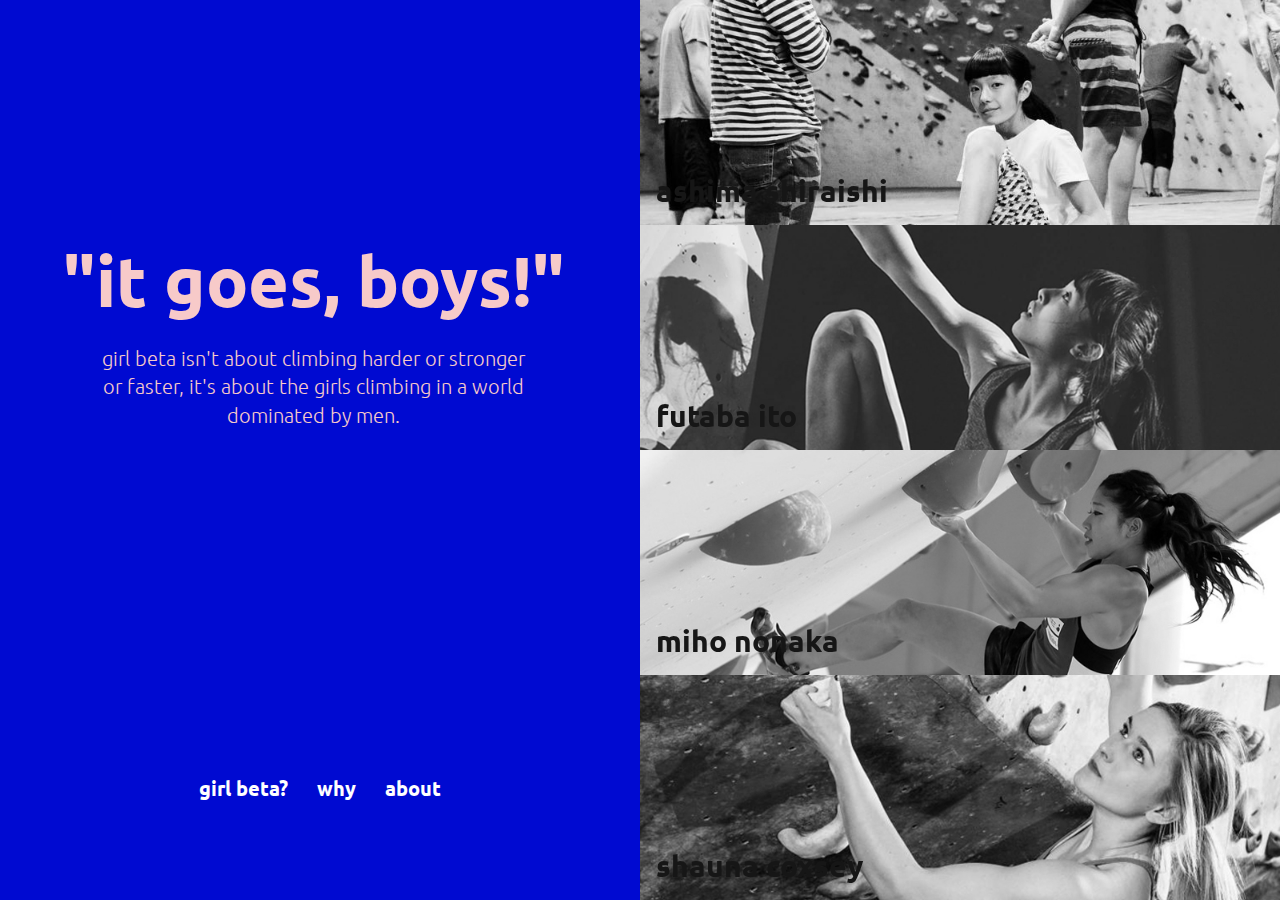
<file: index.html>
<head>
  <title>girl beta</title>
    <link href='css/bootstrap.css' rel='stylesheet'>
    <link rel="stylesheet" media="screen and (min-width: 991px)" href="css/desktop.css">
    <link rel="stylesheet" media="screen and (min-width: 481px)  and (max-width: 990px)" href="css/tablet.css">
    <link rel="stylesheet" media="screen and (max-width: 480px)" href="css/mobile.css">
    <link href="https://fonts.googleapis.com/css?family=Ubuntu" rel="stylesheet">
    <script src="js/jquery-3.3.1.min.js"></script>
    <script src="js/jquery.sticky-kit.min.js"></script>
    <script src="js/stickynav.js"></script>
    <meta name="viewport" content="width=device-width, initial-scale=1.0">
</head>

<body>

      <div class="intro important">
          <div class="text">
            <h1>"it goes, boys!"</h1>
             <p class="intro-text">girl beta isn't about climbing harder or stronger or faster, it's about the girls climbing in a world dominated by men.</p>
             <img id="scroll-arrow" class="mobile-only" src="img/scroll-down.svg" alt="scroll down arrow" height="48 px" width="12 px">
             <br>
             <p id="mobile-intro" class="mobile-only">scroll down</p>
          </div>
       </div>



        <div class="sub-nav important">
          <div class="sub-nav-text-main">
            <center>
              <a class="nav-link" href="...">girl beta?</a>
              <a class="nav-link" href="...">why</a>
              <a class="nav-link" href="...">about</a>
            </center>
          </div>
        </div>


      <div class="less-important">
        <div class="climber-main">
          <div class="climber">
            <div id="ashima">
                <div id="ashima-inside">
                  <h3>ashima shiraishi</h3>
                  <a href="ashima.html">
                    <span class="link-spanner"></span>
                  </a>
                </div>
            </div>
          </div>

          <div class="climber">
            <div id="futaba">
              <div id="futaba-inside">
                <h3 class="climber-title">futaba ito</h3>
                <a href="futaba.html">
                  <span class="link-spanner"></span>
                </a>
              </div>
            </div>
          </div>

          <div class="climber">
            <div id="miho">
              <div id="miho-inside">
                <h3 class="climber-title">miho nonaka</h3>
                <a href="miho.html">
                  <span class="link-spanner"></span>
                </a>
              </div>
            </div>
          </div>

          <div class="climber">
            <div id="shauna">
              <div id="shauna-inside">
                <h3 class="climber-title">shauna coxsey</h3>
                <a href="shauna.html">
                  <span class="link-spanner"></span>
                </a>
              </div>
            </div>
          </div>

          <div class="climber">
            <div id="lynn">
              <div id="lynn-inside">
                <h3>lynn hill</h3>
                <a href="lynn.html">
                  <span class="link-spanner"></span>
                </a>
              </div>
            </div>
          </div>

          <div class="climber">
            <div id="akiyo">
              <div id="akiyo-inside">
                <h3>akiyo noguchi</h3>
                <a href="akiyo.html">
                  <span class="link-spanner"></span>
                </a>
              </div>
            </div>
          </div>

          <div class="climber">
            <div id="janja">
              <div id="janja-inside">
                <h3>janja garnbret</h3>
                <a href="janja.html">
                  <span class="link-spanner"></span>
                </a>
              </div>
            </div>
          </div>

          <div class="climber">
            <div id="jain">
              <div id="jain-inside">
                <h3>jain kim</h3>
                <a href="jain.html">
                  <span class="link-spanner"></span>
                </a>
              </div>
            </div>
          </div>
        </div>
      </div>
</body>
</file>
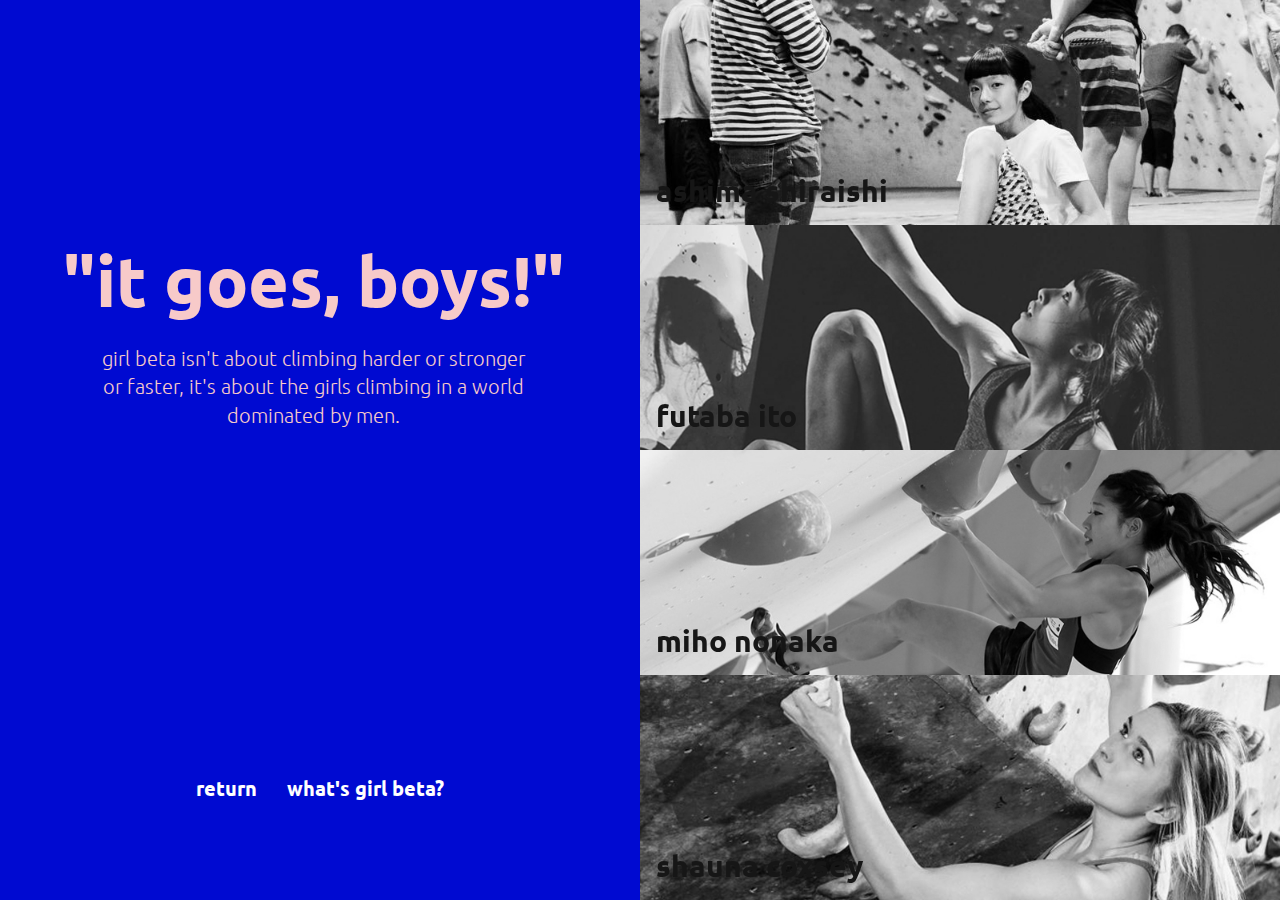
<file: about.html>
<head>
  <title>girl beta</title>
    <link href='css/bootstrap.css' rel='stylesheet'>
    <link rel="stylesheet" media="screen and (min-width: 991px)" href="css/desktop.css">
    <link rel="stylesheet" media="screen and (min-width: 481px)  and (max-width: 990px)" href="css/tablet.css">
    <link rel="stylesheet" media="screen and (max-width: 480px)" href="css/mobile.css">
    <link href="https://fonts.googleapis.com/css?family=Ubuntu" rel="stylesheet">
    <script src="js/jquery-3.3.1.min.js"></script>
    <script src="js/jquery.sticky-kit.min.js"></script>
    <script src="js/stickynav.js"></script>
    <meta name="viewport" content="width=device-width, initial-scale=1.0">
</head>

<body>

      <div class="intro important">
          <div class="text">
            <h1>"it goes, boys!"</h1>
             <p class="intro-text">girl beta isn't about climbing harder or stronger or faster, it's about the girls climbing in a world dominated by men.</p>
             <img id="scroll-arrow" class="mobile-only" src="img/scroll-down.svg" alt="scroll down arrow" height="48 px" width="12 px">
             <br>
             <p id="mobile-intro" class="mobile-only">scroll down</p>
          </div>
       </div>



        <div class="sub-nav important">
          <div class="sub-nav-text-main">
            <center>
              <a class="nav-link" href="index.html">return</a>
              <a class="nav-link" href="what.html">what's girl beta?</a>
            </center>
          </div>
        </div>


      <div class="less-important">
        <div class="climber-main">
          <div class="climber">
            <div id="ashima">
                <div id="ashima-inside">
                  <h3>ashima shiraishi</h3>
                  <a href="ashima.html">
                    <span class="link-spanner"></span>
                  </a>
                </div>
            </div>
          </div>

          <div class="climber">
            <div id="futaba">
              <div id="futaba-inside">
                <h3 class="climber-title">futaba ito</h3>
                <a href="futaba.html">
                  <span class="link-spanner"></span>
                </a>
              </div>
            </div>
          </div>

          <div class="climber">
            <div id="miho">
              <div id="miho-inside">
                <h3 class="climber-title">miho nonaka</h3>
                <a href="miho.html">
                  <span class="link-spanner"></span>
                </a>
              </div>
            </div>
          </div>

          <div class="climber">
            <div id="shauna">
              <div id="shauna-inside">
                <h3 class="climber-title">shauna coxsey</h3>
                <a href="shauna.html">
                  <span class="link-spanner"></span>
                </a>
              </div>
            </div>
          </div>

          <div class="climber">
            <div id="lynn">
              <div id="lynn-inside">
                <h3>lynn hill</h3>
                <a href="lynn.html">
                  <span class="link-spanner"></span>
                </a>
              </div>
            </div>
          </div>

          <div class="climber">
            <div id="akiyo">
              <div id="akiyo-inside">
                <h3>akiyo noguchi</h3>
                <a href="akiyo.html">
                  <span class="link-spanner"></span>
                </a>
              </div>
            </div>
          </div>

          <div class="climber">
            <div id="janja">
              <div id="janja-inside">
                <h3>janja garnbret</h3>
                <a href="janja.html">
                  <span class="link-spanner"></span>
                </a>
              </div>
            </div>
          </div>

          <div class="climber">
            <div id="jain">
              <div id="jain-inside">
                <h3>jain kim</h3>
                <a href="jain.html">
                  <span class="link-spanner"></span>
                </a>
              </div>
            </div>
          </div>
        </div>
      </div>
</body>
</file>
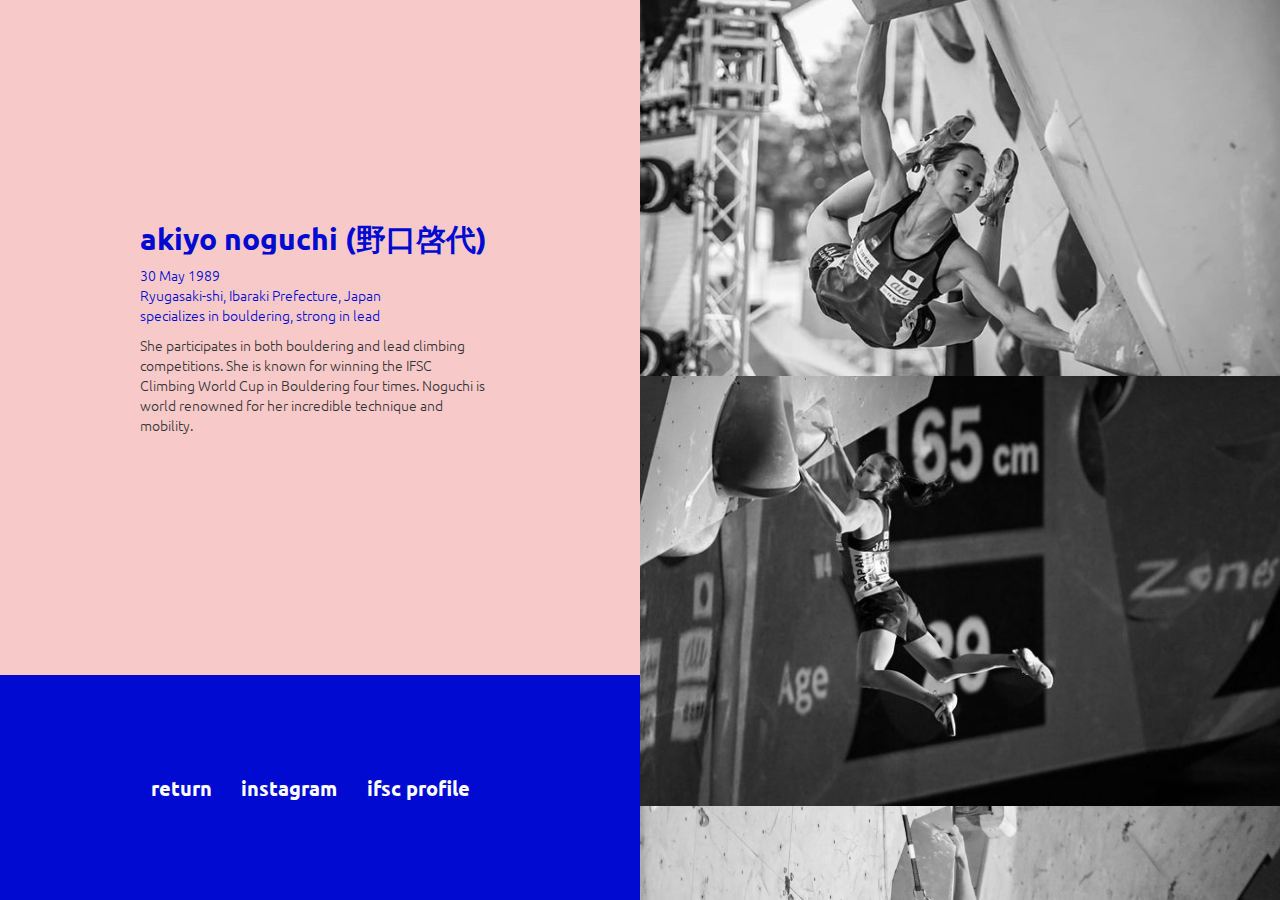
<file: akiyo.html>
<head>
  <title>girl beta</title>
    <link href='css/bootstrap.css' rel='stylesheet'>
    <link rel="stylesheet" media="screen and (min-width: 991px)" href="css/desktop.css">
    <link rel="stylesheet" media="screen and (min-width: 481px)  and (max-width: 990px)" href="css/tablet.css">
    <link rel="stylesheet" media="screen and (max-width: 480px)" href="css/mobile.css">
    <link href="https://fonts.googleapis.com/css?family=Ubuntu" rel="stylesheet">
    <script src="js/jquery-3.3.1.min.js"></script>
    <script src="js/jquery.sticky-kit.min.js"></script>
    <script src="js/stickynav.js"></script>
    <meta name="viewport" content="width=device-width, initial-scale=1.0">
</head>

<body>
          <div class="climber-bio important">
            <div class="text">
              <h4>akiyo noguchi (野口啓代)</h4>
              <small>
                30 May 1989
                <br>
                Ryugasaki-shi, Ibaraki Prefecture, Japan
                <br>
                specializes in bouldering, strong in lead
              </small>
              <br>
              <p>She participates in both bouldering and lead climbing competitions. She is known for winning the IFSC Climbing World Cup in Bouldering four times. Noguchi is world renowned for her incredible technique and mobility.</p>
              <img id="scroll-arrow" class="mobile-only" src="img/scroll-down-dark.svg" alt="scroll down arrow" height="48 px" width="12 px">
              <br>
              <p id="mobile-intro-bio" class="mobile-only">scroll down</p>
            </div>
          </div>


        <div class="important">
          <div class="sub-nav">
            <div class="sub-nav-text">
              <center>
                <a class="nav-link" href="index.html">return</a>
                <a class="nav-link" href="https://www.instagram.com/noguchi_akiyo/">instagram</a>
                <a class="nav-link" href="https://www.ifsc-climbing.org/index.php/component/ifsc/?view=athlete&id=6326">ifsc profile</a>
              </center>
            </div>
          </div>
        </div>

    <div class="less-important">
      <div class="climber-image-holder">
        <img class="myImage" src="img/akiyo/akiyo_1.jpg" alt="placeholder">
        <img class="myImage" src="img/akiyo/akiyo_2.jpg" alt="placeholder">
        <img class="myImage" src="img/akiyo/akiyo_3.jpg" alt="placeholder">
        <img class="myImage" src="img/akiyo.jpg" alt="placeholder">
        <div class="embed-responsive embed-responsive-16by9">
          <iframe class="embed-responsive-item" src="https://www.youtube.com/embed/NS7ZdBS-jW0"></iframe>
        </div>
      </div>
    </div>
</file>
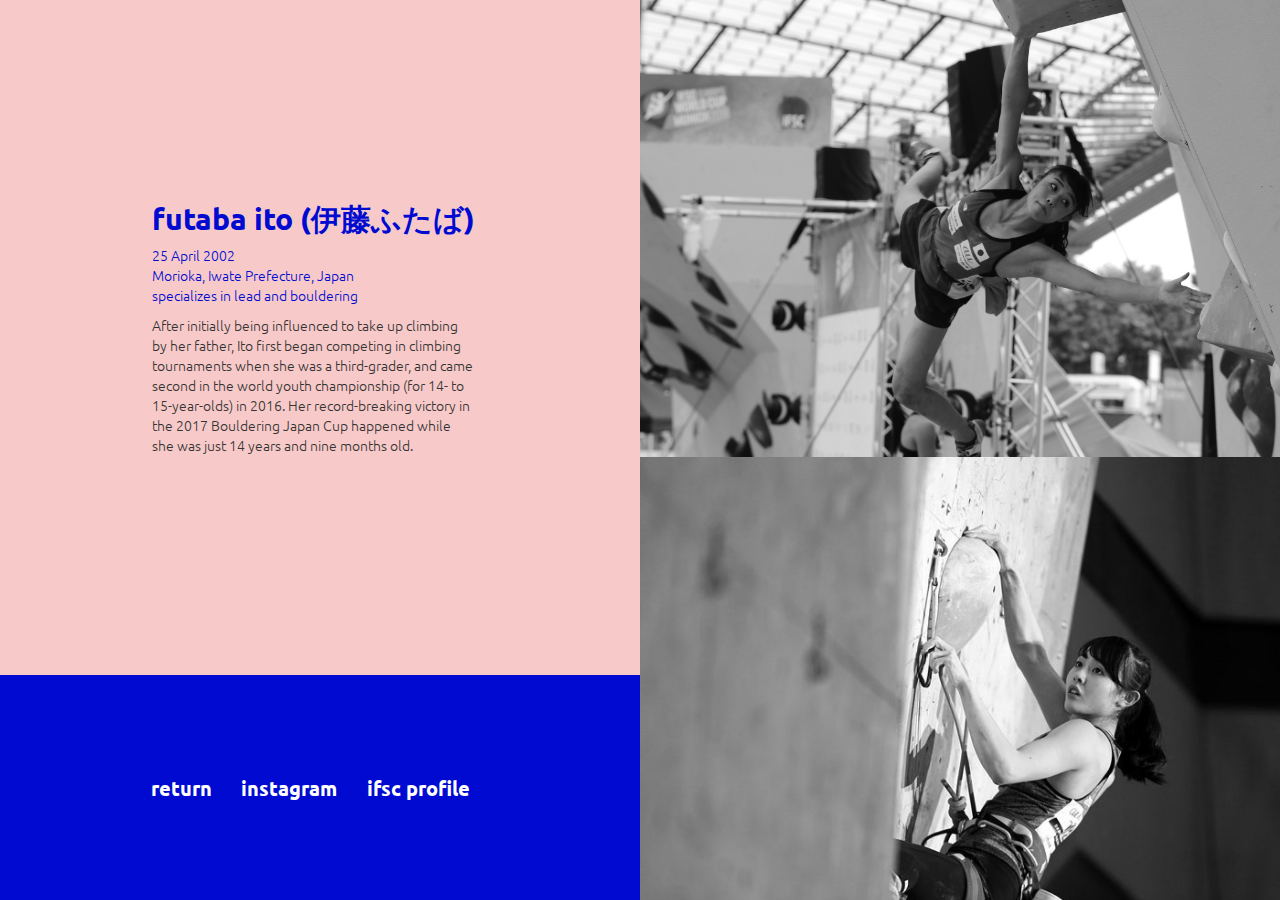
<file: futaba.html>
<head>
  <title>girl beta</title>
    <link href='css/bootstrap.css' rel='stylesheet'>
    <link rel="stylesheet" media="screen and (min-width: 991px)" href="css/desktop.css">
    <link rel="stylesheet" media="screen and (min-width: 481px)  and (max-width: 990px)" href="css/tablet.css">
    <link rel="stylesheet" media="screen and (max-width: 480px)" href="css/mobile.css">
    <link href="https://fonts.googleapis.com/css?family=Ubuntu" rel="stylesheet">
    <script src="js/jquery-3.3.1.min.js"></script>
    <script src="js/jquery.sticky-kit.min.js"></script>
    <script src="js/stickynav.js"></script>
    <meta name="viewport" content="width=device-width, initial-scale=1.0">
</head>

<body>
          <div class="climber-bio important">
            <div class="text">
              <h4>futaba ito (伊藤ふたば︎)</h4>
              <small>
                25 April 2002
                <br>
                Morioka, Iwate Prefecture, Japan
                <br>
                specializes in lead and bouldering
              </small>
              <br>
              <p>After initially being influenced to take up climbing by her father, Ito first began competing in climbing tournaments when she was a third-grader, and came second in the world youth championship (for 14- to 15-year-olds) in 2016. Her record-breaking victory in the 2017 Bouldering Japan Cup happened while she was just 14 years and nine months old.</p>
              <img id="scroll-arrow" class="mobile-only" src="img/scroll-down-dark.svg" alt="scroll down arrow" height="48 px" width="12 px">
              <br>
              <p id="mobile-intro-bio" class="mobile-only">scroll down</p>

            </div>
          </div>

        <div class="important">
          <div class="sub-nav">
            <div class="sub-nav-text">
              <center>
                <a class="nav-link" href="index.html">return</a>
                <a class="nav-link" href="https://www.instagram.com/futaba_ito">instagram</a>
                <a class="nav-link" href="https://www.ifsc-climbing.org/index.php/component/ifsc/?view=athlete&id=60150">ifsc profile</a>
              </center>
            </div>
          </div>
        </div>

    <div class="less-important">
      <div class="climber-image-holder">
        <img class="myImage" src="img/futaba/futaba_1.jpg" alt="placeholder">
        <img class="myImage" src="img/futaba/futaba_4.jpg" alt="placeholder">
        <img class="myImage" src="img/futaba/futaba_2.jpg" alt="placeholder">
        <img class="myImage" src="img/futaba.jpg" alt="placeholder">
        <div class="embed-responsive embed-responsive-16by9">
          <iframe class="embed-responsive-item" src="https://www.youtube.com/embed/5lV06SFPUVc"></iframe>
        </div>
      </div>
    </div>
</file>
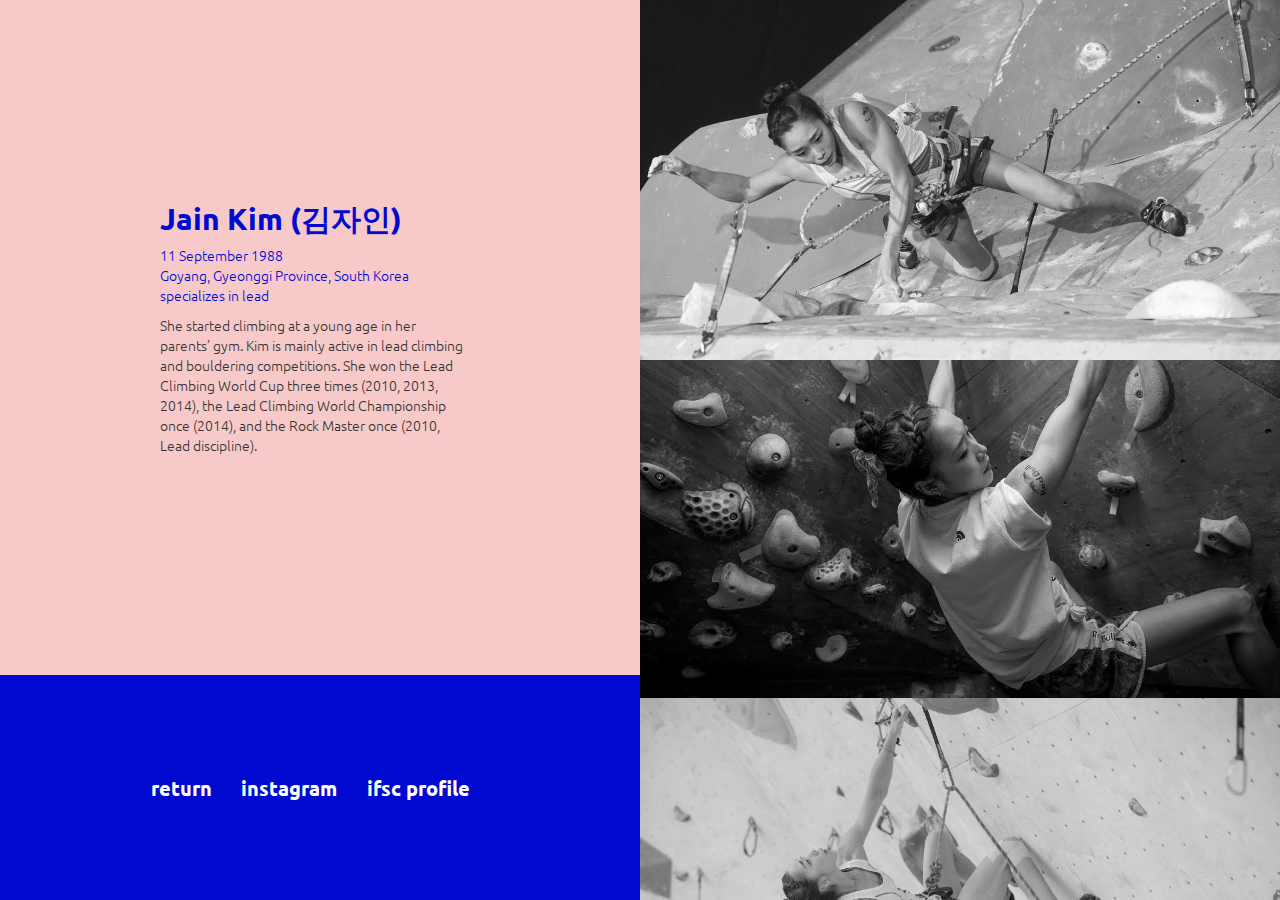
<file: jain.html>
<head>
  <title>girl beta</title>
    <link href='css/bootstrap.css' rel='stylesheet'>
    <link rel="stylesheet" media="screen and (min-width: 991px)" href="css/desktop.css">
    <link rel="stylesheet" media="screen and (min-width: 481px)  and (max-width: 990px)" href="css/tablet.css">
    <link rel="stylesheet" media="screen and (max-width: 480px)" href="css/mobile.css">
    <link href="https://fonts.googleapis.com/css?family=Ubuntu" rel="stylesheet">
    <script src="js/jquery-3.3.1.min.js"></script>
    <script src="js/jquery.sticky-kit.min.js"></script>
    <script src="js/stickynav.js"></script>
    <meta name="viewport" content="width=device-width, initial-scale=1.0">
</head>

<body>
          <div class="climber-bio important">
            <div class="text">
              <h4>Jain Kim (김자인)</h4>
              <small>
                11 September 1988
                <br>
                Goyang, Gyeonggi Province, South Korea
                <br>
                specializes in lead
              </small>
              <br>
              <p>She started climbing at a young age in her parents’ gym. Kim is mainly active in lead climbing and bouldering competitions. She won the Lead Climbing World Cup three times (2010, 2013, 2014), the Lead Climbing World Championship once (2014), and the Rock Master once (2010, Lead discipline).</p>
              <img id="scroll-arrow" class="mobile-only" src="img/scroll-down-dark.svg" alt="scroll down arrow" height="48 px" width="12 px">
              <br>
              <p id="mobile-intro-bio" class="mobile-only">scroll down</p>
            </div>
          </div>

        <div class="important">
          <div class="sub-nav">
            <div class="sub-nav-text">
              <center>
                <a class="nav-link" href="index.html">return</a>
                <a class="nav-link" href="https://www.instagram.com/allezjain">instagram</a>
                <a class="nav-link" href="https://www.ifsc-climbing.org/index.php?option=com_ifsc&view=athlete&id=5983&cat=5">ifsc profile</a>
              </center>
            </div>
          </div>
        </div>

    <div class="less-important">
      <div class="climber-image-holder">
        <img class="myImage" src="img/jain/jain_1.jpg" alt="placeholder">
        <img class="myImage" src="img/jain/jain_2.jpg" alt="placeholder">
        <img class="myImage" src="img/jain/jain_3.jpg" alt="placeholder">
        <img class="myImage" src="img/jain/jain_4.jpg" alt="placeholder">
        <div class="embed-responsive embed-responsive-16by9">
          <iframe class="embed-responsive-item" src="https://www.youtube.com/embed/dEzTMwXfVro"></iframe>
        </div>
      </div>
      </div>
</file>
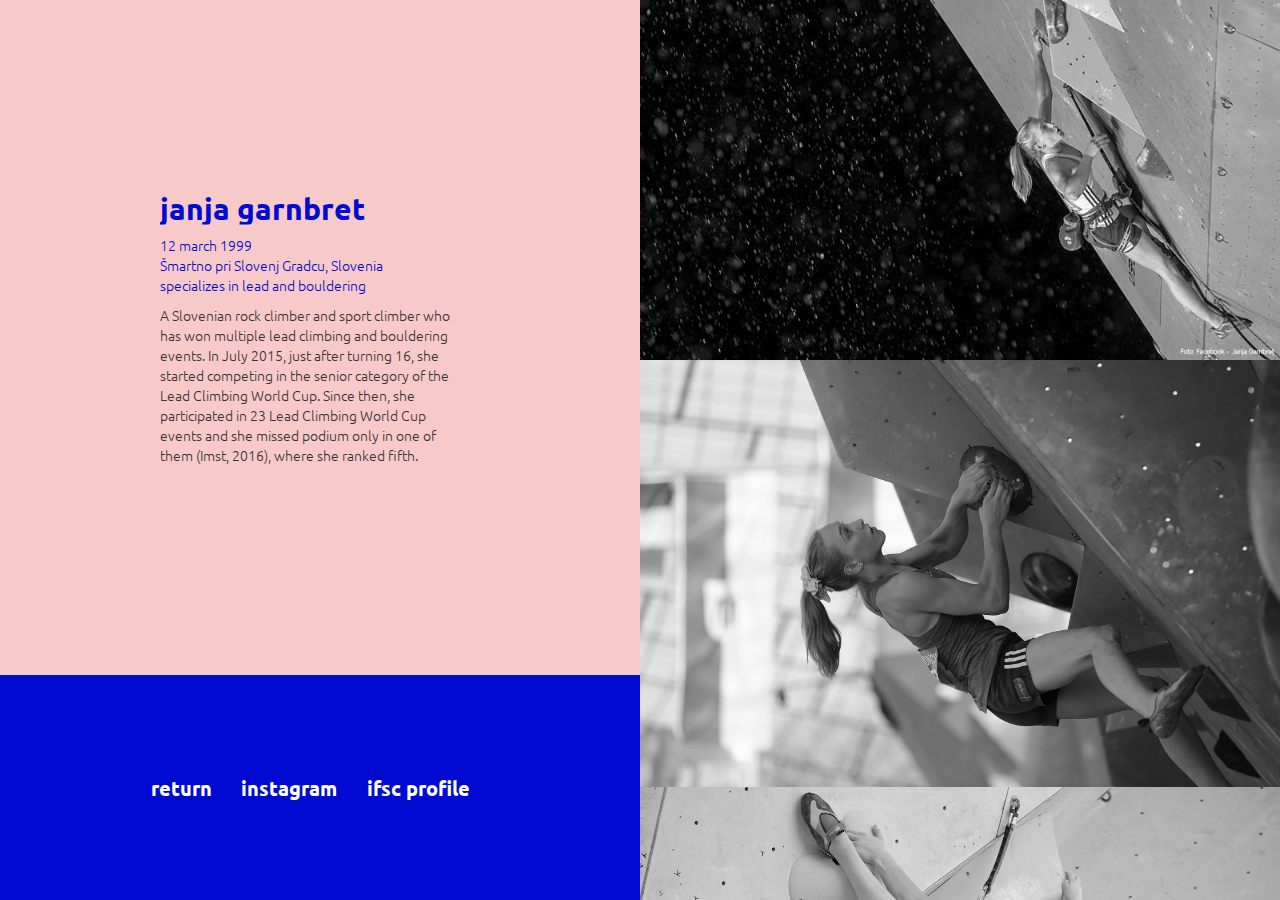
<file: janja.html>
<head>
  <title>girl beta</title>
    <link href='css/bootstrap.css' rel='stylesheet'>
    <link rel="stylesheet" media="screen and (min-width: 991px)" href="css/desktop.css">
    <link rel="stylesheet" media="screen and (min-width: 481px)  and (max-width: 990px)" href="css/tablet.css">
    <link rel="stylesheet" media="screen and (max-width: 480px)" href="css/mobile.css">
    <link href="https://fonts.googleapis.com/css?family=Ubuntu" rel="stylesheet">
    <script src="js/jquery-3.3.1.min.js"></script>
    <script src="js/jquery.sticky-kit.min.js"></script>
    <script src="js/stickynav.js"></script>
    <meta name="viewport" content="width=device-width, initial-scale=1.0">
</head>
<body>
          <div class="climber-bio important">
            <div class="text">
              <h4>janja garnbret</h4>
              <small>
                12 march 1999
                <br>
                Šmartno pri Slovenj Gradcu, Slovenia
                <br>
                specializes in lead and bouldering
              </small>
              <br>
              <p>A Slovenian rock climber and sport climber who has won multiple lead climbing and bouldering events. In July 2015, just after turning 16, she started competing in the senior category of the Lead Climbing World Cup. Since then, she participated in 23 Lead Climbing World Cup events and she missed podium only in one of them (Imst, 2016), where she ranked fifth.</p>
              <img id="scroll-arrow" class="mobile-only" src="img/scroll-down-dark.svg" alt="scroll down arrow" height="48 px" width="12 px">
              <br>
              <p id="mobile-intro-bio" class="mobile-only">scroll down</p>
            </div>
          </div>

        <div class="important">
          <div class="sub-nav">
            <div class="sub-nav-text">
              <center>
                <a class="nav-link" href="index.html">return</a>
                <a class="nav-link" href="https://www.instagram.com/janja_garnbret">instagram</a>
                <a class="nav-link" href="https://www.ifsc-climbing.org/index.php?option=com_ifsc&view=athlete&id=11989&cat=24">ifsc profile</a>
              </center>
            </div>
          </div>
        </div>

    <div class="less-important">
      <div class="climber-image-holder">
        <img class="myImage" src="img/janja/janja_1.jpg" alt="placeholder">
        <img class="myImage" src="img/janja/janja_2.jpg" alt="placeholder">
        <img class="myImage" src="img/janja/janja_3.jpg" alt="placeholder">
        <img class="myImage" src="img/janja/janja_4.jpg" alt="placeholder">
        <div class="embed-responsive embed-responsive-16by9">
          <iframe class="embed-responsive-item" src="https://www.youtube.com/embed/QbGV9zWrFBoaa"></iframe>
        </div>
      </div>
    </div>
</file>
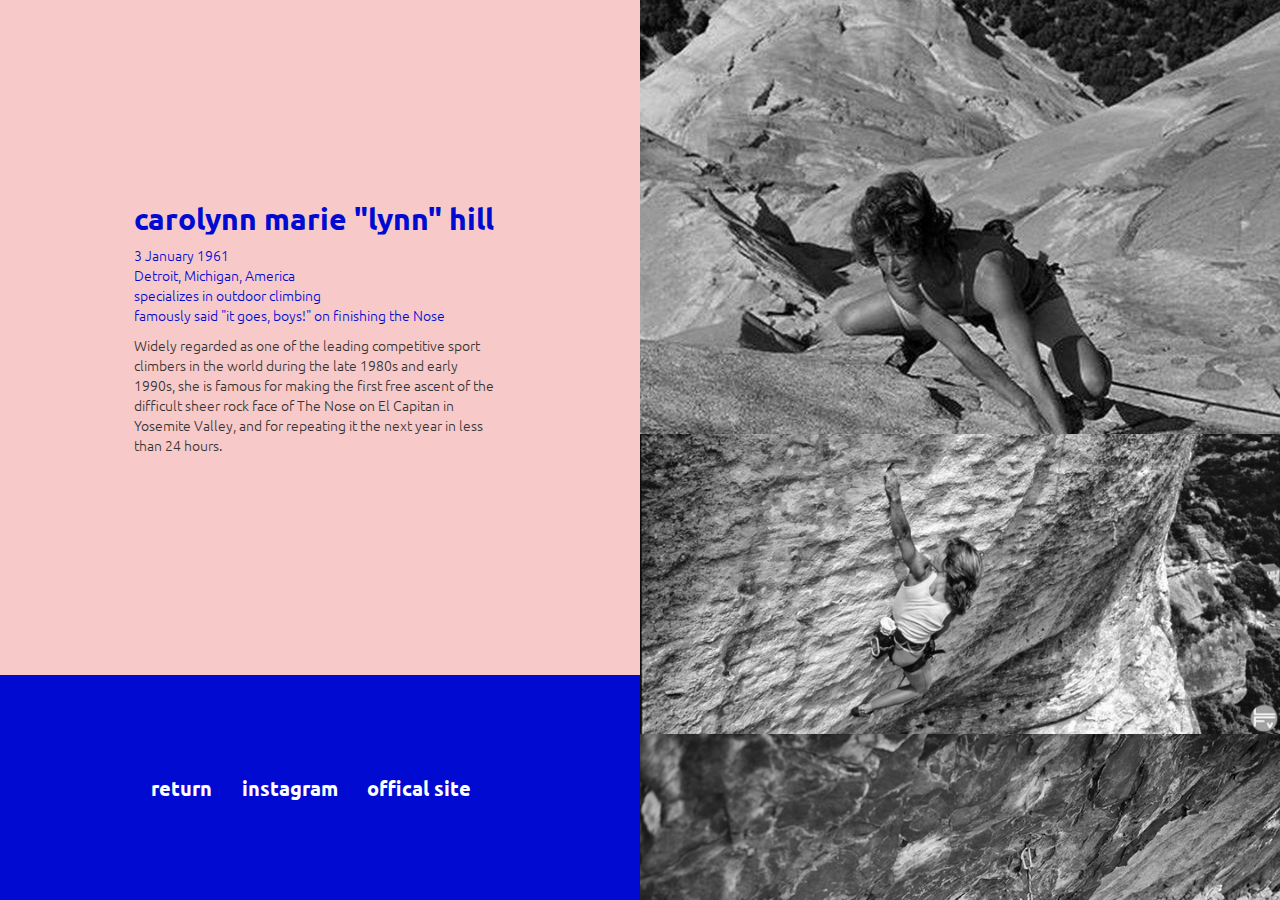
<file: lynn.html>
<head>
  <title>girl beta</title>
    <link href='css/bootstrap.css' rel='stylesheet'>
    <link rel="stylesheet" media="screen and (min-width: 991px)" href="css/desktop.css">
    <link rel="stylesheet" media="screen and (min-width: 481px)  and (max-width: 990px)" href="css/tablet.css">
    <link rel="stylesheet" media="screen and (max-width: 480px)" href="css/mobile.css">
    <link href="https://fonts.googleapis.com/css?family=Ubuntu" rel="stylesheet">
    <script src="js/jquery-3.3.1.min.js"></script>
    <script src="js/jquery.sticky-kit.min.js"></script>
    <script src="js/stickynav.js"></script>
    <meta name="viewport" content="width=device-width, initial-scale=1.0">
</head>

<body>
          <div class="climber-bio important">
            <div class="text">
              <h4>carolynn marie "lynn" hill</h4>
              <small>
                3 January 1961
                <br>
                Detroit, Michigan, America
                <br>
                specializes in outdoor climbing<br>famously said "it goes, boys!" on finishing the Nose
              </small>
              <br>
              <p>Widely regarded as one of the leading competitive sport climbers in the world during the late 1980s and early 1990s, she is famous for making the first free ascent of the difficult sheer rock face of The Nose on El Capitan in Yosemite Valley, and for repeating it the next year in less than 24 hours.</p>
              <img id="scroll-arrow" class="mobile-only" src="img/scroll-down-dark.svg" alt="scroll down arrow" height="48 px" width="12 px">
              <br>
              <p id="mobile-intro-bio" class="mobile-only">scroll down</p>
            </div>
          </div>


        <div class="less-important">
          <div class="sub-nav">
            <div class="sub-nav-text">
              <center>
                <a class="nav-link" href="index.html">return</a>
                <a class="nav-link" href="https://www.instagram.com/_linacolina_/">instagram</a>
                <a class="nav-link" href="https://lynnhillclimbing.com/">offical site</a>
              </center>
            </div>
          </div>
        </div>


    <div class="less-important">
      <div class="climber-image-holder">
        <img class="myImage" src="img/lynn/lynn_1.jpg" alt="placeholder">
        <img class="myImage" src="img/lynn/lynn_2.jpg" alt="placeholder">
        <img class="myImage" src="img/lynn/lynn_3.jpg" alt="placeholder">
        <img class="myImage" src="img/lynn/lynn_4.jpg" alt="placeholder">
        <div class="embed-responsive embed-responsive-16by9">
          <iframe class="embed-responsive-item" src="https://www.youtube.com/embed/YO4ua6OPR1g"></iframe>
        </div>
      </div>
    </div>
</file>
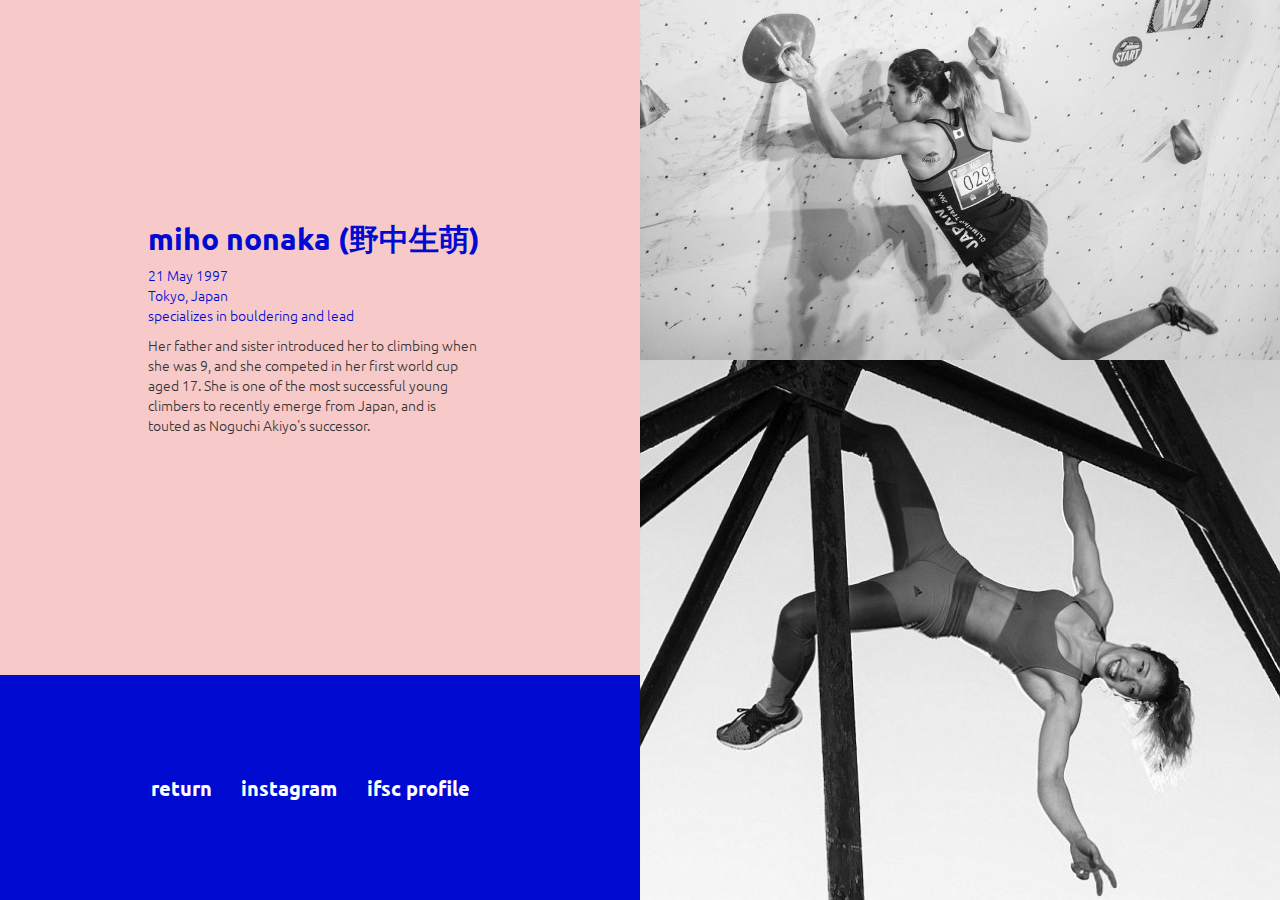
<file: miho.html>
<head>
  <title>girl beta</title>
    <link href='css/bootstrap.css' rel='stylesheet'>
    <link rel="stylesheet" media="screen and (min-width: 991px)" href="css/desktop.css">
    <link rel="stylesheet" media="screen and (min-width: 481px)  and (max-width: 990px)" href="css/tablet.css">
    <link rel="stylesheet" media="screen and (max-width: 480px)" href="css/mobile.css">
    <link href="https://fonts.googleapis.com/css?family=Ubuntu" rel="stylesheet">
    <script src="js/jquery-3.3.1.min.js"></script>
    <script src="js/jquery.sticky-kit.min.js"></script>
    <script src="js/stickynav.js"></script>
    <meta name="viewport" content="width=device-width, initial-scale=1.0">
</head>

<body>
          <div class="climber-bio important">
            <div class="text">
              <h4>miho nonaka (野中生萌)</h4>
              <small>
                21 May 1997
                <br>
                Tokyo, Japan
                <br>
                specializes in bouldering and lead
              </small>
              <br>
              <p>Her father and sister introduced her to climbing when she was 9, and she competed in her first world cup aged 17. She is one of the most successful young climbers to recently emerge from Japan, and is touted as Noguchi Akiyo's successor.</p>
              <img id="scroll-arrow" class="mobile-only" src="img/scroll-down-dark.svg" alt="scroll down arrow" height="48 px" width="12 px">
              <br>
              <p id="mobile-intro-bio" class="mobile-only">scroll down</p>
            </div>
          </div>


        <div class="important">
          <div class="sub-nav">
            <div class="sub-nav-text">
              <center>
                <a class="nav-link" href="index.html">return</a>
                <a class="nav-link" href="https://www.instagram.com/nonaka_miho/">instagram</a>
                <a class="nav-link" href="https://www.ifsc-climbing.org/index.php?option=com_ifsc&view=athlete&id=12039">ifsc profile</a>
              </center>
            </div>
          </div>
        </div>

    <div class="less-important">
      <div class="climber-image-holder">
        <img class="myImage" src="img/miho/miho_1.jpg" alt="placeholder">
        <img class="myImage" src="img/miho/miho_2.jpg" alt="placeholder">
        <img class="myImage" src="img/miho/miho_3.jpg" alt="placeholder">
        <img class="myImage" src="img/miho/miho_4.jpg" alt="placeholder">
        <div class="embed-responsive embed-responsive-16by9">
          <iframe class="embed-responsive-item" src="https://www.youtube.com/embed/I_sxULK-b58"></iframe>
        </div>
      </div>
    </div>
</file>
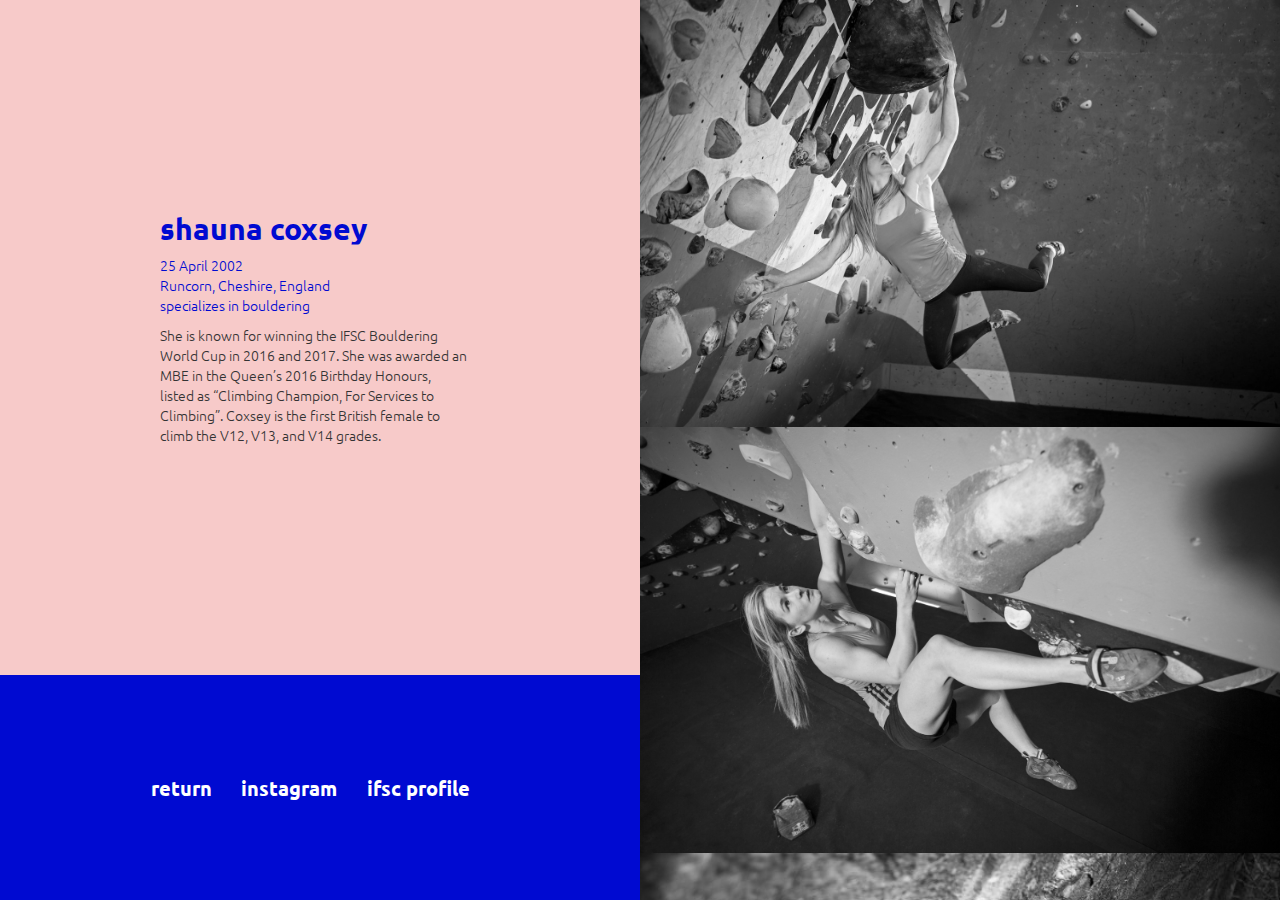
<file: shauna.html>
<head>
  <title>girl beta</title>
    <link href='css/bootstrap.css' rel='stylesheet'>
    <link rel="stylesheet" media="screen and (min-width: 991px)" href="css/desktop.css">
    <link rel="stylesheet" media="screen and (min-width: 481px)  and (max-width: 990px)" href="css/tablet.css">
    <link rel="stylesheet" media="screen and (max-width: 480px)" href="css/mobile.css">
    <link href="https://fonts.googleapis.com/css?family=Ubuntu" rel="stylesheet">
    <script src="js/jquery-3.3.1.min.js"></script>
    <script src="js/jquery.sticky-kit.min.js"></script>
    <script src="js/stickynav.js"></script>
    <meta name="viewport" content="width=device-width, initial-scale=1.0">
</head>

<body>
          <div class="climber-bio important">
            <div class="text">
              <h4>shauna coxsey</h4>
              <small>
                25 April 2002
                <br>
                Runcorn, Cheshire, England
                <br>
                specializes in bouldering
              </small>
              <br>
              <p>She is known for winning the IFSC Bouldering World Cup in 2016 and 2017. She was awarded an MBE in the Queen’s 2016 Birthday Honours, listed as “Climbing Champion, For Services to Climbing”. Coxsey is the first British female to climb the V12, V13, and V14 grades.</p>
              <img id="scroll-arrow" class="mobile-only" src="img/scroll-down-dark.svg" alt="scroll down arrow" height="48 px" width="12 px">
              <br>
              <p id="mobile-intro-bio" class="mobile-only">scroll down</p>
            </div>
          </div>


        <div class="important">
          <div class="sub-nav">
            <div class="sub-nav-text">
              <center>
                <a class="nav-link" href="index.html">return</a>
                <a class="nav-link" href="https://www.instagram.com/shaunacoxsey">instagram</a>
                <a class="nav-link" href="https://www.ifsc-climbing.org/index.php/component/ifsc/?view=athlete&id=8247">ifsc profile</a>
              </center>
            </div>
          </div>
        </div>


    <div class="less-important">
      <div class="climber-image-holder">
        <img class="myImage" src="img/shauna/shauna_1.jpg" alt="placeholder">
        <img class="myImage" src="img/shauna/shauna_2.jpg" alt="placeholder">
        <img class="myImage" src="img/shauna/shauna_3.jpg" alt="placeholder">
        <img class="myImage" src="img/shauna/shauna_4.jpg" alt="placeholder">
        <div class="embed-responsive embed-responsive-16by9">
          <iframe class="embed-responsive-item" src="https://www.youtube.com/embed/Q2G7EJkgd6s"></iframe>
        </div>
      </div>
    </div>
</file>
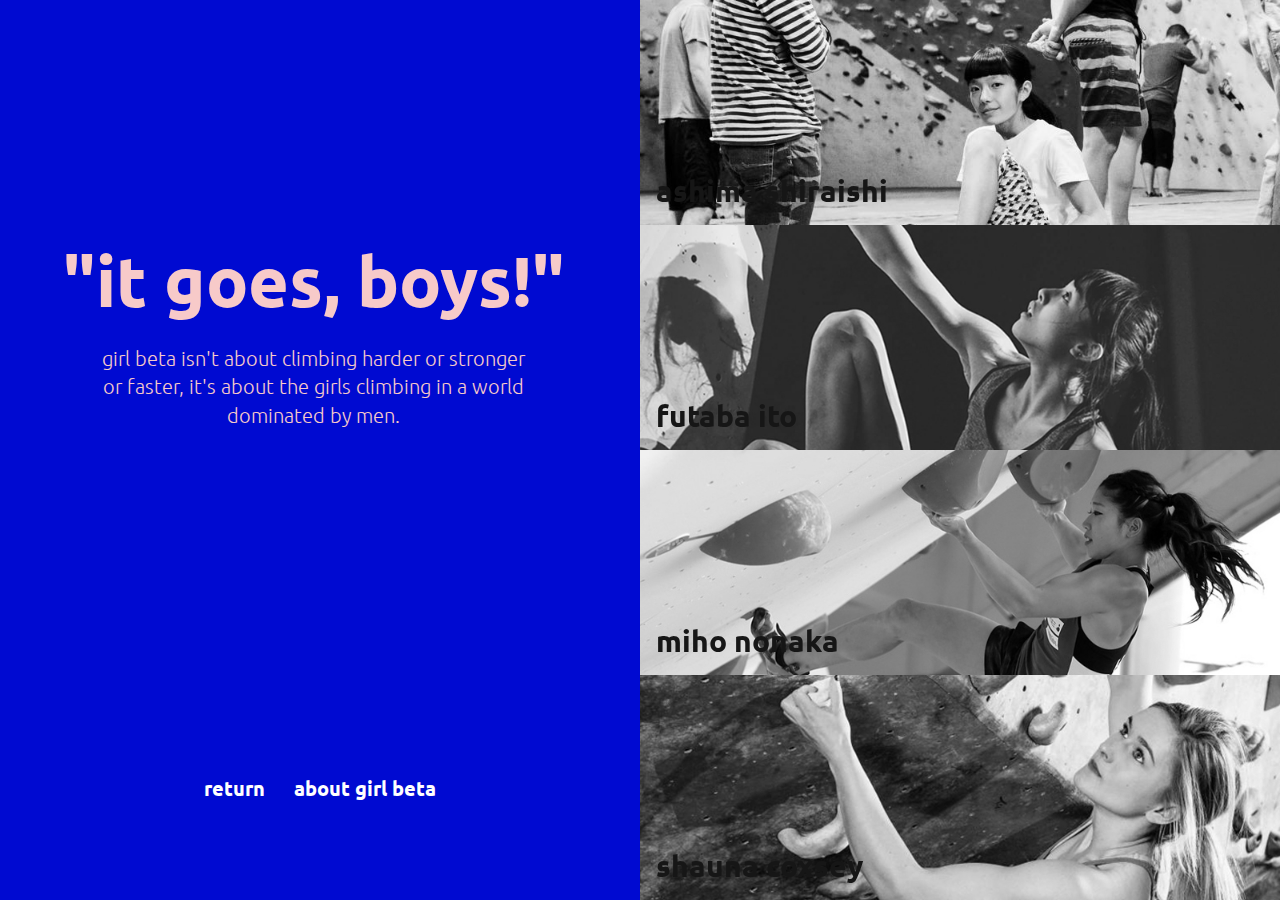
<file: what.html>
<head>
  <title>girl beta</title>
    <link href='css/bootstrap.css' rel='stylesheet'>
    <link rel="stylesheet" media="screen and (min-width: 991px)" href="css/desktop.css">
    <link rel="stylesheet" media="screen and (min-width: 481px)  and (max-width: 990px)" href="css/tablet.css">
    <link rel="stylesheet" media="screen and (max-width: 480px)" href="css/mobile.css">
    <link href="https://fonts.googleapis.com/css?family=Ubuntu" rel="stylesheet">
    <script src="js/jquery-3.3.1.min.js"></script>
    <script src="js/jquery.sticky-kit.min.js"></script>
    <script src="js/stickynav.js"></script>
    <meta name="viewport" content="width=device-width, initial-scale=1.0">
</head>

<body>

      <div class="intro important">
          <div class="text">
            <h1>"it goes, boys!"</h1>
             <p class="intro-text">girl beta isn't about climbing harder or stronger or faster, it's about the girls climbing in a world dominated by men.</p>
             <img id="scroll-arrow" class="mobile-only" src="img/scroll-down.svg" alt="scroll down arrow" height="48 px" width="12 px">
             <br>
             <p id="mobile-intro" class="mobile-only">scroll down</p>
          </div>
       </div>



        <div class="sub-nav important">
          <div class="sub-nav-text-main">
            <center>
              <a class="nav-link" href="index.html">return</a>
              <a class="nav-link" href="about.html">about girl beta</a>
            </center>
          </div>
        </div>


      <div class="less-important">
        <div class="climber-main">
          <div class="climber">
            <div id="ashima">
                <div id="ashima-inside">
                  <h3>ashima shiraishi</h3>
                  <a href="ashima.html">
                    <span class="link-spanner"></span>
                  </a>
                </div>
            </div>
          </div>

          <div class="climber">
            <div id="futaba">
              <div id="futaba-inside">
                <h3 class="climber-title">futaba ito</h3>
                <a href="futaba.html">
                  <span class="link-spanner"></span>
                </a>
              </div>
            </div>
          </div>

          <div class="climber">
            <div id="miho">
              <div id="miho-inside">
                <h3 class="climber-title">miho nonaka</h3>
                <a href="miho.html">
                  <span class="link-spanner"></span>
                </a>
              </div>
            </div>
          </div>

          <div class="climber">
            <div id="shauna">
              <div id="shauna-inside">
                <h3 class="climber-title">shauna coxsey</h3>
                <a href="shauna.html">
                  <span class="link-spanner"></span>
                </a>
              </div>
            </div>
          </div>

          <div class="climber">
            <div id="lynn">
              <div id="lynn-inside">
                <h3>lynn hill</h3>
                <a href="lynn.html">
                  <span class="link-spanner"></span>
                </a>
              </div>
            </div>
          </div>

          <div class="climber">
            <div id="akiyo">
              <div id="akiyo-inside">
                <h3>akiyo noguchi</h3>
                <a href="akiyo.html">
                  <span class="link-spanner"></span>
                </a>
              </div>
            </div>
          </div>

          <div class="climber">
            <div id="janja">
              <div id="janja-inside">
                <h3>janja garnbret</h3>
                <a href="janja.html">
                  <span class="link-spanner"></span>
                </a>
              </div>
            </div>
          </div>

          <div class="climber">
            <div id="jain">
              <div id="jain-inside">
                <h3>jain kim</h3>
                <a href="jain.html">
                  <span class="link-spanner"></span>
                </a>
              </div>
            </div>
          </div>
        </div>
      </div>
</body>
</file>
<file: css/desktop.css>
.important{
  z-index: 10;
}

.less-important{
  z-index: 1;
}

.climber{
  height: 25%;
  width: 100%;
  -webkit-filter: grayscale(1);
  transition: 0.3s;
}

.climber:hover{
  -webkit-filter: grayscale(0);
}

.climber-main{
  position: relative;
  left: 50%;
  top: 0%;
  height: 100%;
  overflow-y: auto;
  max-width: 50%;
  padding: 0;
}

.no-gutter > [class*='col-'] {
  padding-right:0;
  padding-left:0;
  padding-top: 0;
  padding-bottom: 0;
}

.intro{
  position: absolute;
  top: 0;
  background-color: #000ad1;
  height:75%;
  width:50%;

}

h1 {
  font-family: 'Ubuntu', sans-serif;
  font-weight: 700;
  font-size: 70px;
  text-align: center;
  color: #F7CAC9;
  overflow: hidden;
  text-overflow: ellipsis;
  white-space: nowrap;
  line-height: normal;
  width: 100%;
  margin-left: 0%;
}

h3 {
  position: absolute;
  bottom: 8px;
  left: 16px;
  font-family: 'Ubuntu', sans-serif;
  font-weight: 700;
  font-size: 30px;
  text-align:left;
  color: #000ad1;
}


h4 {
  font-family: 'Ubuntu', sans-serif;
  font-weight: 700;
  font-size: 30px;
  color: #000ad1;
  overflow: hidden;
  text-overflow: ellipsis;
  white-space: nowrap;
}

small {
  font-family: 'Ubuntu', sans-serif;
  font-weight: 300;
  font-size: 14px;
  color: #000ad1;
  padding-bottom: 10px;
}

.mobile-only{
  display: none;
}

.intro-text{
  text-decoration: none;
  font-family: 'Ubuntu', sans-serif;
  font-weight: 300;
  font-size: 20px;
  color: #F7CAC9;
  text-align: center;
  width: 100%;
  left: 0;
  padding-right: 3vw;
  padding-left: 3vw;

}

.nav-link{
  text-align: center;
  font-family: 'Ubuntu', sans-serif;
  font-weight: 700;
  font-size: 20px;
  color: #ffffff;
  display: inline block;
  margin-left: 1vw;
  margin-right: 1vw;
}

.nav-link:hover{
  text-decoration: none;
  font-color: #000ad1;
  background-color: #F7CAC9;
}

p {
  text-decoration: none;
  font-family: 'Ubuntu', sans-serif;
  font-weight: 300;
  font-size: 14px;
  color: #00000;
  padding-top: 10px;
}

.climber:hover h3  { background-color: #F7CAC9; }

/*Important:*/
.link-spanner{
  position:absolute;
  width:100%;
  height:100%;
  top:0;
  left: 0;
  z-index: 1;
}

.climber-bio{
  position: absolute;
  top: 0;
  background-color: #F7CAC9;
  height: 75%;
  width: 50%;
}

.text{
  position: absolute;
  top: 50%; left: 50%;
  transform: translate(-50%,-50%);
  padding-left: : 1vw;
  padding-right: 1vw;
}


.sub-nav{
  position: absolute;
  bottom: 0;
  background-color: #000ad1;
  height:25%;
  width:50%;
  text-align: center;
}

.sub-nav-main{
  position: relative;
  background-color: #F7CAC9;
  height:25%;
  width:100%;
}


.sub-nav-text{
  position: absolute;
  top: 50%; left: 0%;
  transform: translate(40%,-50%);
}

.sub-nav-text-main{
  position: absolute;
  top: 50%;
  left: 50%;
  transform: translate(-50%, -50%);
}

.climber-image-holder{
  position: relative;
  left: 50%;
  top: 0%;
  height: 100%;
  overflow-y: auto;
  max-width: 50%;
  padding: 0
}

.myImage {
    position:relative;
    left:0;
    top:0;
    width:100%;
    -webkit-filter: grayscale(1);
    transition: 0.3s;
}

.myImage:hover {
    -webkit-filter: grayscale(0);
}

#futaba{
  height: 100%;
  width: 100%;
  background-image: url(../img/futaba.jpg);
  background-size: cover;
  background-repeat: no-repeat;
  position: relative;
  transition: 0.3s;
}

#ashima{
  height: 100%;
  width: 100%;
  background-image: url(../img/ashima.jpg);
  background-size: cover;
  background-repeat: no-repeat;
  position: relative;
}

#miho{
  height: 100%;
  width: 100%;
  background-image: url(../img/miho.jpg);
  background-size: cover;
  background-repeat: no-repeat;
  position: relative;
}

#shauna{
  height: 100%;
  width: 100%;
  background-image: url(../img/shauna.jpg);
  background-size: cover;
  background-repeat: no-repeat;
  position: relative;
}

#lynn{
  height: 100%;
  width: 100%;
  background-image: url(../img/lynn.jpg);
  background-size: cover;
  background-repeat: no-repeat;
  position: relative;
}


#akiyo{
  height: 100%;
  width: 100%;
  background-image: url(../img/akiyo.jpg);
  background-size: cover;
  background-repeat: no-repeat;
  position: relative;
}

#janja{
  height: 100%;
  width: 100%;
  background-image: url(../img/janja.jpg);
  background-size: cover;
  background-repeat: no-repeat;
  position: relative;
}

#jain{
  height: 100%;
  width: 100%;
  background-image: url(../img/jain.jpg);
  background-size: cover;
  background-repeat: no-repeat;
  position: relative;
}
</file>
<file: css/tablet.css>
.important{
  z-index: 10;
}

.less-important{
  z-index: 1;
}

.climber{
  height: 25%;
  width: 100%;
}

.climber-main{
  float: left;
  position: relative;
  bottom: 0%;
  height: 90%;
  overflow-y: auto;
  width: 100%;
  padding: 0;
}

.climber-main::-webkit-scrollbar {
    display: none;
}

.no-gutter > [class*='col-'] {
  padding-right:0;
  padding-left:0;
  padding-top: 0;
  padding-bottom: 0;
}

.intro{
  float: left;
  position: relative;
  top: 0;
  background-color: #000ad1;
  height:90%;
  width:100%;

}

h1 {
  font-family: 'Ubuntu', sans-serif;
  font-weight: 700;
  font-size: 80px;
  text-align: center;
  color: #F7CAC9;
  overflow: hidden;
  text-overflow: ellipsis;
  white-space: nowrap;
  line-height: normal;
  width: 100%;
  margin-left: 0%;
}

h3 {
  position: absolute;
  bottom: 8px;
  left: 16px;
  font-family: 'Ubuntu', sans-serif;
  font-weight: 700;
  font-size: 30px;
  text-align:left;
  color: #000ad1;
  background-color: #F7CAC9;
}


h4 {
  font-family: 'Ubuntu', sans-serif;
  font-weight: 700;
  font-size: 60px;
  color: #000ad1;
  overflow: hidden;
  text-overflow: ellipsis;
  white-space: nowrap;
  margin-bottom: 2vh;
}

small {
  font-family: 'Ubuntu', sans-serif;
  font-weight: 300;
  font-size: 20px;
  color: #000ad1;
  padding-bottom: 10px;
}

#mobile-intro
{
  font-family: 'Ubuntu', sans-serif;
  font-weight: 300;
  font-size: 18px;
  color: #ffffff;
  padding-bottom: 10px;
  text-align: center;
  margin-top: 2vh;
}

#mobile-intro-bio
{
  font-family: 'Ubuntu', sans-serif;
  font-weight: 300;
  font-size: 18px;
  color: #000ad1;
  padding-bottom: 10px;
  text-align: center;
  margin-top: 2vh;
}


.intro-text{
  text-decoration: none;
  font-family: 'Ubuntu', sans-serif;
  font-weight: 300;
  font-size: 22px;
  color: #F7CAC9;
  text-align: center;
  width: 100%;
  left: 0;
  padding-right: 3vw;
  padding-left: 3vw;
  padding-bottom: 10px;
  margin-bottom: 2vh;

}

.nav-link{
  text-align: center;
  font-family: 'Ubuntu', sans-serif;
  font-weight: 700;
  font-size: 18px;
  color: #ffffff;
  display: inline block;
  margin-left: 3vw;
  margin-right: 3vw;
}

.nav-link:hover .nav-link:focus{
  text-decoration: none;
  font-color: #000ad1;
  background-color: #F7CAC9;
}

p {
  text-decoration: none;
  font-family: 'Ubuntu', sans-serif;
  font-weight: 300;
  font-size: 22px;
  color: #00000;
  padding-top: 1vh;
  margin-bottom: 2vh;
}

.climber:hover h3  { background-color: #F7CAC9; }

/*Important:*/
.link-spanner{
  position:absolute;
  width:100%;
  height:100%;
  top:0;
  left: 0;
  z-index: 1;
}

.climber-bio{
  position: relative;
  background-color: #F7CAC9;
  height:90%;
  width:100%;
}

.text{
  position: absolute;
  top: 50%; left: 50%;
  transform: translate(-50%,-50%);
  padding-left: : 1vw;
  padding-right: 1vw;
  text-align:center;
}


.sub-nav{
  float: left;
  position: relative;
  bottom: 0;
  background-color: #000ad1;
  height:10%;
  width:100%;
  text-align: center;
}

.sub-nav-main{
  position: relative;
  background-color: #F7CAC9;
  height:25%;
  width:100%;
}


.sub-nav-text{
  position: absolute;
  top: 50%;
  left: 50%;
  transform: translate(-50%, -50%);
  width: 100%;
}

.sub-nav-text-main{
  position: absolute;
  top: 50%;
  left: 50%;
  transform: translate(-50%, -50%);
  width: 100%
}

.climber-image-holder{
  float: left;
  position: relative;
  bottom: 0%;
  height: 90%;
  overflow-y: auto;
  width: 100%;
  padding: 0;
}

.myImage {
    position:relative;
    width:100%;
    transition: 0.3s;
}



.myImage:hover {
    -webkit-filter: grayscale(0);
}


#futaba{
  position: relative;
}

#futaba::before{
  height: 100%;
  width: 100%;
  content: "";
  position: absolute;
  top: 0; left: 0;
  background-image: url(../img/futaba.jpg);
  background-size: cover;
  background-repeat: no-repeat;
  filter: grayscale(100%);
}

#futaba-inside {
  /* This will make it stack on top of the ::before */
  position: relative;
  width: 100%;
  height: 100%;
}


#ashima{
  position: relative;
}

#ashima::before{
  height: 100%;
  width: 100%;
  content: "";
  position: absolute;
  top: 0; left: 0;
  background-image: url(../img/ashima.jpg);
  background-size: cover;
  background-repeat: no-repeat;
  filter: grayscale(100%);
}

#ashima-inside {
  /* This will make it stack on top of the ::before */
  position: relative;
  width: 100%;
  height: 100%;
}

#miho{
  position: relative;
}

#miho::before{
  height: 100%;
  width: 100%;
  content: "";
  position: absolute;
  top: 0; left: 0;
  background-image: url(../img/miho.jpg);
  background-size: cover;
  background-repeat: no-repeat;
  filter: grayscale(100%);
}

#miho-inside {
  /* This will make it stack on top of the ::before */
  position: relative;
  width: 100%;
  height: 100%;
}


#shauna{
  position: relative;
}

#shauna::before{
  height: 100%;
  width: 100%;
  content: "";
  position: absolute;
  top: 0; left: 0;
  background-image: url(../img/shauna.jpg);
  background-size: cover;
  background-repeat: no-repeat;
  filter: grayscale(100%);
}

#shauna-inside {
  /* This will make it stack on top of the ::before */
  position: relative;
  width: 100%;
  height: 100%;
}


#lynn{
  position: relative;
}

#lynn::before{
  height: 100%;
  width: 100%;
  content: "";
  position: absolute;
  top: 0; left: 0;
  background-image: url(../img/lynn.jpg);
  background-size: cover;
  background-repeat: no-repeat;
  filter: grayscale(100%);
}

#lynn-inside {
  /* This will make it stack on top of the ::before */
  position: relative;
  width: 100%;
  height: 100%;
}


#akiyo{
  position: relative;
}

#akiyo::before{
  height: 100%;
  width: 100%;
  content: "";
  position: absolute;
  top: 0; left: 0;
  background-image: url(../img/akiyo.jpg);
  background-size: cover;
  background-repeat: no-repeat;
  filter: grayscale(100%);
}

#akiyo-inside {
  /* This will make it stack on top of the ::before */
  position: relative;
  width: 100%;
  height: 100%;
}


#janja{
  position: relative;
}

#janja::before{
  height: 100%;
  width: 100%;
  content: "";
  position: absolute;
  top: 0; left: 0;
  background-image: url(../img/janja.jpg);
  background-size: cover;
  background-repeat: no-repeat;
  filter: grayscale(100%);
}

#janja-inside {
  /* This will make it stack on top of the ::before */
  position: relative;
  width: 100%;
  height: 100%;
}

#jain{
  position: relative;
}

#jain::before{
  height: 100%;
  width: 100%;
  content: "";
  position: absolute;
  top: 0; left: 0;
  background-image: url(../img/jain.jpg);
  background-size: cover;
  background-repeat: no-repeat;
  filter: grayscale(100%);
}

#jain-inside {
  /* This will make it stack on top of the ::before */
  position: relative;
  width: 100%;
  height: 100%;
}
</file>
<file: css/mobile.css>
.important{
  z-index: 10;
}

.less-important{
  z-index: 1;
}

.climber{
  height: 25%;
  width: 100%;
}

.climber-main{
  float: left;
  position: relative;
  bottom: 0%;
  height: 90%;
  overflow-y: auto;
  width: 100%;
  padding: 0;
}

.climber-main::-webkit-scrollbar {
    display: none;
}

.no-gutter > [class*='col-'] {
  padding-right:0;
  padding-left:0;
  padding-top: 0;
  padding-bottom: 0;
}

.intro{
  float: left;
  position: relative;
  top: 0;
  background-color: #000ad1;
  height:90%;
  width:100%;

}

h1 {
  font-family: 'Ubuntu', sans-serif;
  font-weight: 700;
  font-size: 45px;
  text-align: center;
  color: #F7CAC9;
  overflow: hidden;
  text-overflow: ellipsis;
  white-space: nowrap;
  line-height: normal;
  width: 100%;
  margin-left: 0%;
}

h3 {
  position: absolute;
  bottom: 8px;
  left: 16px;
  font-family: 'Ubuntu', sans-serif;
  font-weight: 700;
  font-size: 30px;
  text-align:left;
  color: #000ad1;
  background-color: #F7CAC9;
}


h4 {
  font-family: 'Ubuntu', sans-serif;
  font-weight: 700;
  font-size: 30px;
  color: #000ad1;
  overflow: hidden;
  text-overflow: ellipsis;
  white-space: nowrap;
}

small {
  font-family: 'Ubuntu', sans-serif;
  font-weight: 300;
  font-size: 14px;
  color: #000ad1;
  padding-bottom: 10px;
}

#mobile-intro
{
  font-family: 'Ubuntu', sans-serif;
  font-weight: 300;
  font-size: 14px;
  color: #ffffff;
  padding-bottom: 10px;
  text-align: center;
  margin-top: 2vh;
}

#mobile-intro-bio
{
  font-family: 'Ubuntu', sans-serif;
  font-weight: 300;
  font-size: 14px;
  color: #000ad1;
  padding-bottom: 10px;
  text-align: center;
  margin-top: 2vh;
}


.intro-text{
  text-decoration: none;
  font-family: 'Ubuntu', sans-serif;
  font-weight: 300;
  font-size: 20px;
  color: #F7CAC9;
  text-align: center;
  width: 100%;
  left: 0;
  padding-right: 3vw;
  padding-left: 3vw;
  padding-bottom: 10px;
  margin-bottom: 2vh;

}

.nav-link{
  text-align: center;
  font-family: 'Ubuntu', sans-serif;
  font-weight: 700;
  font-size: 16px;
  color: #ffffff;
  display: inline block;
  margin-left: 3vw;
  margin-right: 3vw;
}

.nav-link:hover .nav-link:focus{
  text-decoration: none;
  font-color: #000ad1;
  background-color: #F7CAC9;
}

p {
  text-decoration: none;
  font-family: 'Ubuntu', sans-serif;
  font-weight: 300;
  font-size: 14px;
  color: #00000;
  padding-top: 10px;
}

.climber:hover h3  { background-color: #F7CAC9; }

/*Important:*/
.link-spanner{
  position:absolute;
  width:100%;
  height:100%;
  top:0;
  left: 0;
  z-index: 1;
}

.climber-bio{
  position: relative;
  background-color: #F7CAC9;
  height:90%;
  width:100%;
}

.text{
  position: absolute;
  top: 50%; left: 50%;
  transform: translate(-50%,-50%);
  padding-left: : 1vw;
  padding-right: 1vw;
  text-align:center;
}


.sub-nav{
  float: left;
  position: relative;
  bottom: 0;
  background-color: #000ad1;
  height:10%;
  width:100%;
  text-align: center;
}

.sub-nav-main{
  position: relative;
  background-color: #F7CAC9;
  height:25%;
  width:100%;
}


.sub-nav-text{
  position: absolute;
  top: 50%;
  left: 50%;
  transform: translate(-50%, -50%);
  width: 100%;
}

.sub-nav-text-main{
  position: absolute;
  top: 50%;
  left: 50%;
  transform: translate(-50%, -50%);
  width: 100%
}

.climber-image-holder{
  float: left;
  position: relative;
  bottom: 0%;
  height: 90%;
  overflow-y: auto;
  width: 100%;
  padding: 0;
}

.myImage {
    position:relative;
    width:100%;
    transition: 0.3s;
}



.myImage:hover {
    -webkit-filter: grayscale(0);
}

#futaba{
  position: relative;
}

#futaba::before{
  height: 100%;
  width: 100%;
  content: "";
  position: absolute;
  top: 0; left: 0;
  background-image: url(../img/futaba.jpg);
  background-size: cover;
  background-repeat: no-repeat;
  filter: grayscale(100%);
}

#futaba-inside {
  /* This will make it stack on top of the ::before */
  position: relative;
  width: 100%;
  height: 100%;
}


#ashima{
  position: relative;
}

#ashima::before{
  height: 100%;
  width: 100%;
  content: "";
  position: absolute;
  top: 0; left: 0;
  background-image: url(../img/ashima.jpg);
  background-size: cover;
  background-repeat: no-repeat;
  filter: grayscale(100%);
}

#ashima-inside {
  /* This will make it stack on top of the ::before */
  position: relative;
  width: 100%;
  height: 100%;
}

#miho{
  position: relative;
}

#miho::before{
  height: 100%;
  width: 100%;
  content: "";
  position: absolute;
  top: 0; left: 0;
  background-image: url(../img/miho.jpg);
  background-size: cover;
  background-repeat: no-repeat;
  filter: grayscale(100%);
}

#miho-inside {
  /* This will make it stack on top of the ::before */
  position: relative;
  width: 100%;
  height: 100%;
}


#shauna{
  position: relative;
}

#shauna::before{
  height: 100%;
  width: 100%;
  content: "";
  position: absolute;
  top: 0; left: 0;
  background-image: url(../img/shauna.jpg);
  background-size: cover;
  background-repeat: no-repeat;
  filter: grayscale(100%);
}

#shauna-inside {
  /* This will make it stack on top of the ::before */
  position: relative;
  width: 100%;
  height: 100%;
}


#lynn{
  position: relative;
}

#lynn::before{
  height: 100%;
  width: 100%;
  content: "";
  position: absolute;
  top: 0; left: 0;
  background-image: url(../img/lynn.jpg);
  background-size: cover;
  background-repeat: no-repeat;
  filter: grayscale(100%);
}

#lynn-inside {
  /* This will make it stack on top of the ::before */
  position: relative;
  width: 100%;
  height: 100%;
}


#akiyo{
  position: relative;
}

#akiyo::before{
  height: 100%;
  width: 100%;
  content: "";
  position: absolute;
  top: 0; left: 0;
  background-image: url(../img/akiyo.jpg);
  background-size: cover;
  background-repeat: no-repeat;
  filter: grayscale(100%);
}

#akiyo-inside {
  /* This will make it stack on top of the ::before */
  position: relative;
  width: 100%;
  height: 100%;
}


#janja{
  position: relative;
}

#janja::before{
  height: 100%;
  width: 100%;
  content: "";
  position: absolute;
  top: 0; left: 0;
  background-image: url(../img/janja.jpg);
  background-size: cover;
  background-repeat: no-repeat;
  filter: grayscale(100%);
}

#janja-inside {
  /* This will make it stack on top of the ::before */
  position: relative;
  width: 100%;
  height: 100%;
}

#jain{
  position: relative;
}

#jain::before{
  height: 100%;
  width: 100%;
  content: "";
  position: absolute;
  top: 0; left: 0;
  background-image: url(../img/jain.jpg);
  background-size: cover;
  background-repeat: no-repeat;
  filter: grayscale(100%);
}

#jain-inside {
  /* This will make it stack on top of the ::before */
  position: relative;
  width: 100%;
  height: 100%;
}
</file>
